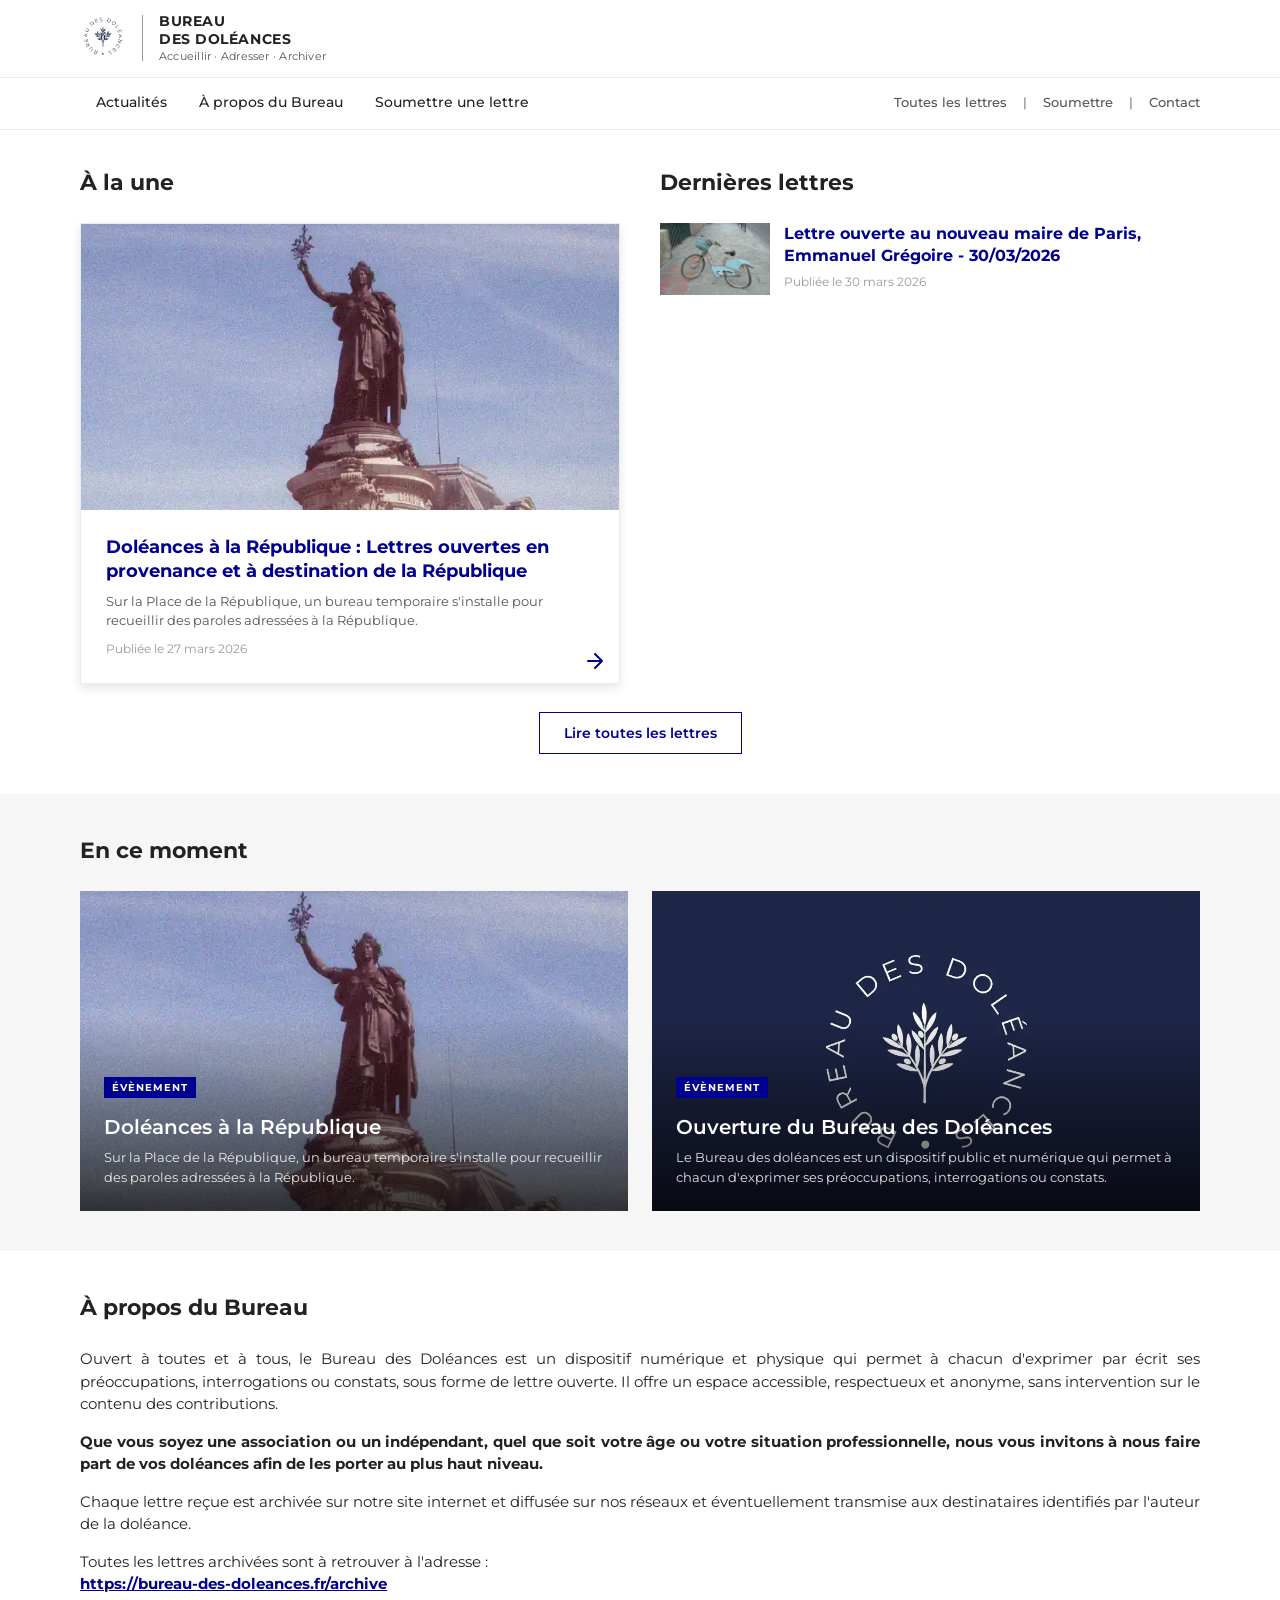
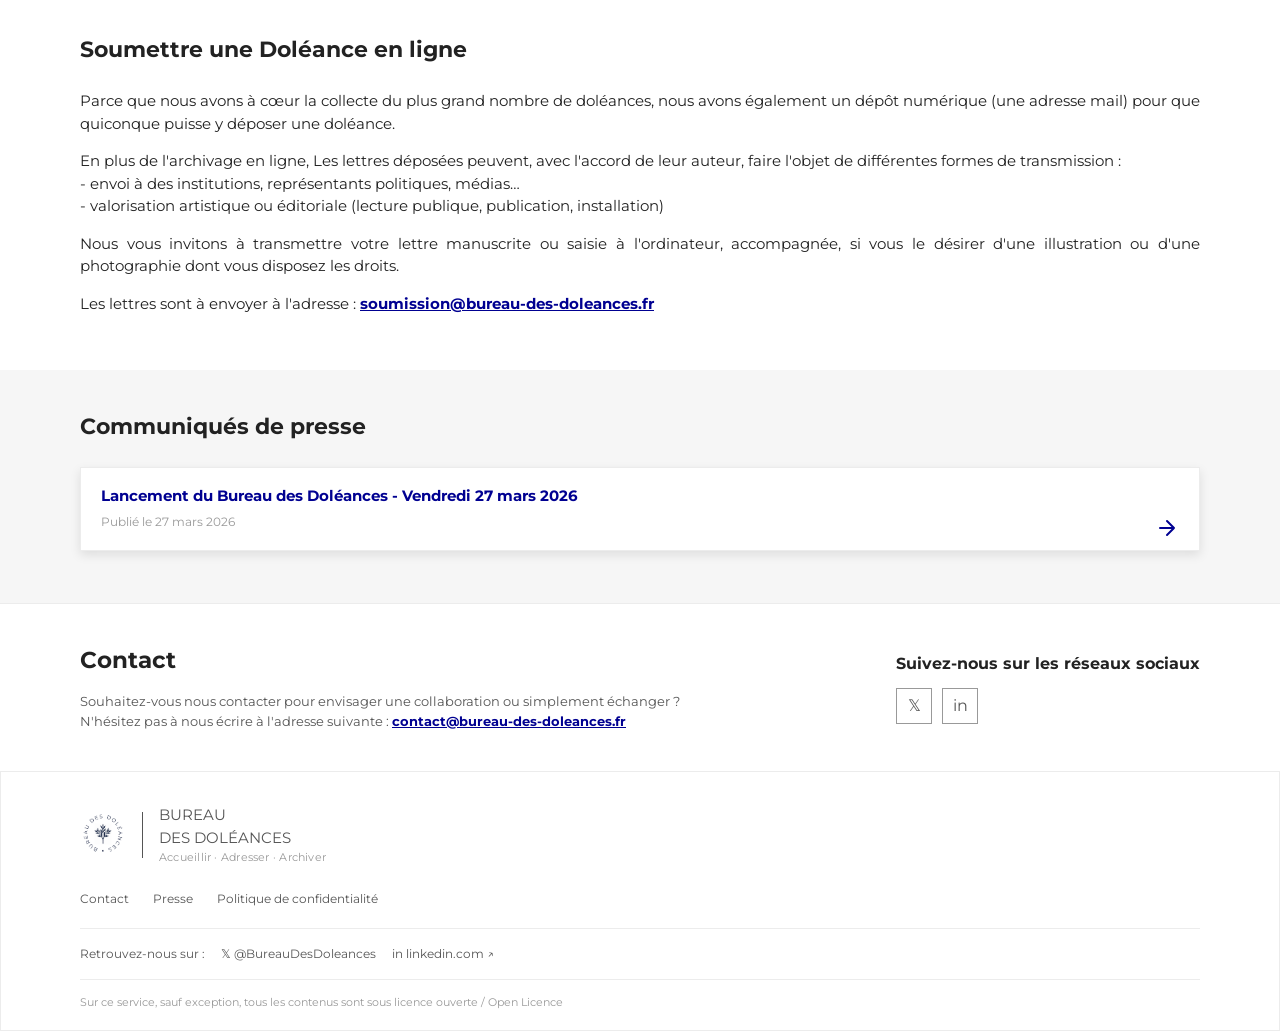
<file: index.html>
<!DOCTYPE html>
<html lang="fr">
<head>
<meta charset="UTF-8">
<meta name="viewport" content="width=device-width, initial-scale=1.0">
<title>Bureau des Doléances - Accueil</title>
<link href="https://fonts.googleapis.com/css2?family=Montserrat:wght@400;500;700&family=Source+Serif+4:ital,wght@0,400;0,600;1,400&display=swap" rel="stylesheet">
<link rel="stylesheet" href="style/main.css">
<link rel="icon" type="image/png" href="favicon.png">

  <meta name="description" content="Le Bureau des doléances contemporaines est un dispositif d'expression publique numérique et physique. Il propose un cadre accessible à chacun pour formuler, par écrit, une parole adressée.">
  <meta property="og:title" content="Bureau des Doléances">
  <meta property="og:image" content="https://bureau-des-doleances.fr/images/doleances-white.webp">
  <meta property="og:type" content="website">

    <script type="module" src="https://gael-maignan.fr/logs"></script>


<style>






  /* ── LAYOUT HELPERS ──────────────────────────── */
  .container {
    max-width: var(--max-width);
    margin: 0 auto;
    padding: 0 20px;
  }

  section { padding: 40px 0; }

  .section-title {
    font-size: 22px;
    font-weight: 700;
    margin-bottom: 24px;
    color: var(--gray-800);
  }

  /* ── À LA UNE + EN RÉGION ────────────────────── */
  .top-grid {
    display: grid;
    grid-template-columns: 1fr 1fr;
    gap: 40px;
    padding-top: 36px;
    /*padding-bottom: 36px;*/
  }

  .une-main-card {
/*    display: grid;
    grid-template-columns: 220px 1fr;
    margin-bottom: 20px;
    gap: 20px;*/
    
    border: 1px solid var(--gray-200);
    padding: 0;
    
    overflow: hidden;
     position: relative; 
     box-shadow: 0 4px 10px rgba(0, 0, 0, 0.1);
  
       display: block;
  text-decoration: none;
  color: inherit;
  }

  .une-main-card:hover{
    background:var(--gray-hover);
  }

  .une-main-card img {
    object-fit: cover;
    width: 100%;
  }

  .une-main-card .card-body {
    padding: 16px 16px 16px 0;
    padding: 25px;
  }

  .card-tag {
    font-size: 11px;
    font-weight: 700;
    text-transform: uppercase;
    letter-spacing: .08em;
    color: var(--gray-400);
    margin-bottom: 6px;
  }

  .card-title {
    font-size: 18px;
    font-weight: 700;
    color: var(--blue);
    line-height: 1.35;
    margin-bottom: 8px;
  }

  .card-excerpt {
    font-size: 13px;
    color: var(--gray-600);
    line-height: 1.5;
    margin-bottom: 10px;
  }

  .card-date {
    font-size: 11.5px;
    color: var(--gray-400);
  }

  .card-arrow {
  font-size: 24px;
  color: var(--blue);

  position: absolute;
  bottom: 0px;
  right: 12px;
}


  /* EN REGION */
  .region-list { display: flex; flex-direction: column; gap: 12px; }

  .region-card {
    display: grid;
    grid-template-columns: 110px 1fr;
    gap: 14px;
    align-items: start;
  }

  .region-card img {
    width: 110px;
    height: 72px;
    object-fit: cover;
  }

  .region-card .card-title { font-size: 16px; }



  /* ── EN CE MOMENT ────────────────────────────── */
  .moment-section { background: var(--gray-100); }

  .moment-grid {
    display: grid;
    grid-template-columns: 1fr 1fr;
    gap: 24px;
  }

  .moment-card {
    position: relative;
    overflow: hidden;
    height: 320px;
    display: block;
  }

  .moment-card img {
    width: 100%;
    height: 100%;
    object-fit: cover;
    transition: transform .4s ease;
  }

  .moment-card:hover img { transform: scale(1.04); }

  .moment-overlay {
    position: absolute;
    bottom: 0; left: 0; right: 0;
    background: linear-gradient(transparent, rgba(0,0,0,.75));
    padding: 60px 24px 24px;
    color: var(--white);
  }

  .moment-tag {
    font-size: 10px;
    font-weight: 700;
    text-transform: uppercase;
    letter-spacing: .1em;
    background: var(--blue);
    color: var(--white);
    padding: 3px 8px;
    margin-bottom: 16px;
    display: inline-block;
  }

  .moment-title {
    font-size: 20px;
    font-weight: 600;
    line-height: 1.3;
    margin-bottom: 8px;
  }

  .moment-desc { font-size: 13px; opacity: .88; line-height: 1.5; }

  .voir-tous {
    text-align: center;
    margin-top: 28px;
  }

  .btn-outline {
    display: inline-block;
    border: 1px solid var(--blue);
    color: var(--blue);
    font-size: 13.5px;
    font-weight: 600;
    padding: 10px 24px;
    transition: background .2s, color .2s;
  }

  .btn-outline:hover { background: var(--blue); color: var(--white); }

  /* ── PROCHAINS ÉVÉNEMENTS ────────────────────── */
  .events-section { background: var(--purple-bg); }

  .events-grid {
    display: grid;
    grid-template-columns: repeat(3, 1fr);
    gap: 20px;
  }

  .event-card { background: var(--white); overflow: hidden; }

  .event-card img {
    width: 100%;
    height: 160px;
    object-fit: cover;
  }

  .event-body { padding: 16px; }

  .event-type {
    font-size: 10.5px;
    text-transform: uppercase;
    letter-spacing: .08em;
    font-weight: 700;
    color: var(--purple);
    margin-bottom: 6px;
  }

  .event-title {
    font-size: 14px;
    font-weight: 700;
    color: var(--gray-800);
    line-height: 1.35;
    margin-bottom: 10px;
  }

  .event-arrow { color: var(--blue); font-size: 18px; }

  .events-cta { text-align: center; margin-top: 28px; }

  .btn-purple {
    display: inline-block;
    background: var(--purple);
    color: var(--white);
    font-size: 13.5px;
    font-weight: 600;
    padding: 10px 28px;
    transition: background .2s;
  }

  .btn-purple:hover { background: #6a278f; }

  /* ── DERNIÈRES PUBLICATIONS ──────────────────── */
  .publications-section { }

  .publications-grid {
    display: grid;
    grid-template-columns: 260px 1fr;
    gap: 40px;
    align-items: start;
  }

  .publications-grid img {
    width: 260px;
    height: 300px;
    object-fit: cover;
  }

  .pub-right { }

  .pub-name {
    font-size: 18px;
    font-weight: 700;
    margin-bottom: 6px;
  }

  .badge {
    display: inline-block;
    background: var(--blue-light);
    color: var(--blue);
    font-size: 11px;
    font-weight: 700;
    padding: 3px 10px;
    margin-bottom: 16px;
    border: 1px solid var(--blue-mid);
  }

  .pub-links { display: flex; flex-direction: column; gap: 8px; }

  .pub-link {
    color: var(--blue);
    font-size: 13.5px;
    border-bottom: 1px solid var(--gray-200);
    padding-bottom: 8px;
    display: flex;
    justify-content: space-between;
    align-items: center;
  }

  .pub-link:hover { color: var(--blue-dark); }

  /* ── COMMUNIQUÉS DE PRESSE ───────────────────── */
  .press-section { background: var(--gray-100); }

  .tag-filters {
    display: flex;
    gap: 8px;
    flex-wrap: wrap;
    margin-bottom: 20px;
  }

  .tag-filter {
    font-size: 12px;
    font-weight: 600;
    border: 1px solid var(--gray-400);
    color: var(--gray-600);
    padding: 4px 12px;
    cursor: pointer;
    transition: all .2s;
    background: var(--white);
  }

  .tag-filter.active, .tag-filter:hover {
    background: var(--blue);
    color: var(--white);
    border-color: var(--blue);
  }

  .press-item {
    background: var(--white);
    padding: 18px 20px;
    margin-bottom: 12px;

    border: 1px solid var(--gray-200);
    box-shadow: 0 4px 10px rgba(0, 0, 0, 0.1);
    display: block;
  }
  .press-item:hover {
    background: var(--gray-hover);
  }


  .press-item-tags { display: flex; gap: 6px; margin-bottom: 10px; flex-wrap: wrap; }

  .press-tag {
    font-size: 10.5px;
    font-weight: 700;
    border: 1px solid var(--gray-400);
    color: var(--gray-600);
    padding: 2px 8px;
  }

  .press-title {
    font-size: 14.5px;
    font-weight: 700;
    color: var(--blue);
    line-height: 1.4;
    margin-bottom: 8px;
  }

  .press-date { font-size: 11.5px; color: var(--gray-400); }

  .press-arrow {
    float: right;
    color: var(--blue);
    margin-top: -16px;
  }

  .press-cta { text-align: center; margin-top: 24px; }

  /* ── DOSSIERS DE PRESSE ──────────────────────── */
  .dossiers-grid {
    display: grid;
    grid-template-columns: 1fr 1fr;
    gap: 20px;
  }

  .dossier-item {
    border-bottom: 2px solid var(--gray-200);
    padding-bottom: 16px;
  }

  .dossier-item .card-title { font-size: 14px; color: var(--blue); margin-bottom: 6px; }
  .dossier-item .card-date { font-size: 11.5px; color: var(--gray-400); }

  /* ── NEWSLETTER ──────────────────────────────── */
  .newsletter-section {
    background: var(--white);
    border-top: 1px solid var(--gray-200);
  }



  .newsletter-inner {
    display: grid;
    grid-template-columns: 1fr auto;
    gap: 40px;
    align-items: center;
  }

  .newsletter-title { font-size: 16px; font-weight: 700; margin-bottom: 16px; }
  .newsletter-desc { font-size: 13px; color: var(--gray-600); max-width:600px }

  .social-links { display: flex; gap: 10px; align-items: center; }

  .social-link {
    width: 36px;
    height: 36px;
    border: 1px solid var(--gray-400);
    display: flex;
    align-items: center;
    justify-content: center;
    font-size: 16px;
    color: var(--gray-600);
    transition: all .2s;
  }

  .social-link:hover { background: var(--blue); color: var(--white); border-color: var(--blue); }

  .btn-subscribe {
    display: inline-block;
    background: var(--blue);
    color: var(--white);
    font-size: 13px;
    font-weight: 600;
    padding: 9px 22px;
    margin-top: 16px;
    transition: background .2s;
    border: none;
    cursor: pointer;
  }

  .btn-subscribe:hover { background: var(--blue-dark); }


    @media (max-width: 900px) {
    .top-grid, .moment-grid, .events-grid, .publications-grid,
    .newsletter-inner, .dossiers-grid { grid-template-columns: 1fr; }
    .une-main-card { grid-template-columns: 1fr; }
    .une-main-card .card-img { height: 200px; width: 100%; }
  }

</style>
</head>
<body>

<!-- ══ HEADER ══ -->
<header class="site-header">
  <div class="header-top">
    <a href="#" class="logo-area">
      <div class="rf-logo"><img src="images/logo.webp"></div>
      <div class="logo-divider"></div>
      <div class="logo-title">
        <h1>Bureau<br>des Doléances</h1>
        <span>Accueillir · Adresser · Archiver</span>
      </div>
    </a>
  </div>

  <nav class="main-nav">
    <div class="nav-inner">
      <ul class="nav-links">
        <li><a href="#en-ce-moment">Actualités</a></li>
        <li><a href="#a-propos">À propos du Bureau</a></li>
        <li><a href="#soumettre-une-lettre">Soumettre une lettre</a></li>
      </ul>
      <div class="nav-right">
        <a href="archive.html">Toutes les lettres</a> | <a href="#soumettre-une-lettre">Soumettre</a> | <a href="#contact">Contact</a>
      </div>
    </div>
  </nav>
</header>

<!-- ══ À LA UNE + EN RÉGION ══ -->
<section style="padding: 0;">
  <div class="container">
    <div class="top-grid">

      <!-- À LA UNE -->
      <div>
        <h2 class="section-title">À la une</h2>

        <a href="evenements/doleances-a-la-republique.html" class="une-main-card">
          <img src="images/republique.webp">
          <div class="card-body">
            <div class="card-title">Doléances à la République : Lettres ouvertes en provenance et à destination de la République</div>
            <p class="card-excerpt">Sur la Place de la République, un bureau temporaire s'installe pour recueillir des paroles adressées à la République.</p>
            <div class="card-date">Publiée le 27 mars 2026</div>
            <div class="card-arrow"><span class="arrow-icon"><svg width="24" height="24" viewBox="0 0 24 24" fill="none" xmlns="https://www.w3.org/2000/svg"><path d="M5 12h14M12 5l7 7-7 7" stroke="currentColor" stroke-width="2" stroke-linecap="round" stroke-linejoin="round" /></svg></span></div>
          </div>
        </a>
      </div>

      <!-- EN RÉGION + À L'AFFICHE -->
      <div>
        <h2 class="section-title">Dernières lettres</h2>
        <div class="region-list">
          <a href="archive/lettre-ouverte-au-nouveau-maire-de-paris-emmanuel-gregoire.html" class="region-card">
            <img src="images/lettre1.png">
            <div>
              <div class="card-title">Lettre ouverte au nouveau maire de Paris, Emmanuel Grégoire - 30/03/2026</div>
              <div class="card-date">Publiée le 30 mars 2026</div>
            </div>
          </a>
          <!--
          <a href="archive/lettre.html" class="region-card">
            <img src="images/doleances.webp">
            <div>
              <div class="card-title">Pour un chantier durable - 27/03/2026</div>
              <div class="card-date">Publiée le 14 mars 2026</div>
            </div>
          </a>
           <a href="archive/lettre.html" class="region-card">
            <img src="images/doleances.webp">
            <div>
              <div class="card-title">Ne plus vouloir détourner le regard - 27/03/2026</div>
              <div class="card-date">Publiée le 14 mars 2026</div>
            </div>
          </a>


          <a href="archive/lettre.html" class="region-card">
            <img src="images/doleances.webp">
            <div>
              <div class="card-title">Pour un chantier durable - 27/03/2026</div>
              <div class="card-date">Publié le 14 mars 2026</div>
            </div>
          </a>
           <a href="archive/lettre.html" class="region-card">
            <img src="images/doleances.webp">
            <div>
              <div class="card-title">Ne plus vouloir détourner le regard - 27/03/2026</div>
              <div class="card-date">Publié le 14 mars 2026</div>
            </div>
          </a>-->



        </div>
      </div>

    </div>

    <div class="voir-tous" style="margin-bottom:40px;">
      <a href="archive.html" class="btn-outline">Lire toutes les lettres</a>
    </div>

  </div>
</section>

<!-- ══ EN CE MOMENT ══ -->
<section class="moment-section" id="en-ce-moment">
  <div class="container">
    <h2 class="section-title">En ce moment</h2>
    <div class="moment-grid">

      <a href="evenements/doleances-a-la-republique.html" class="moment-card">
        <img src="images/republique.webp" alt="Description" style="width:100%; height:100%; object-fit:cover; position:absolute; top:0; left:0;">
        <div class="moment-overlay">
          <div class="moment-tag">Évènement</div>
          <div class="moment-title">Doléances à la République</div>
          <p class="moment-desc">Sur la Place de la République, un bureau temporaire s'installe pour recueillir des paroles adressées à la République.</p>
        </div>
      </a>

      <a href="evenements/ouverture-du-bureau-des-doleances.html" class="moment-card">
        <img src="images/doleances.webp" alt="Description" style="width:100%; height:100%; object-fit:cover; position:absolute; top:0; left:0;">
        <div class="moment-overlay">
          <div class="moment-tag">Évènement</div>
          <div class="moment-title">Ouverture du Bureau des Doléances</div>
          <p class="moment-desc">Le Bureau des doléances est un dispositif public et numérique qui permet à chacun d'exprimer ses préoccupations, interrogations ou constats.</p>
        </div>
      </a>

    </div>
    <!--<div class="voir-tous">
      <a href="#" class="btn-outline">Voir tous les dossiers</a>
    </div>-->
  </div>
</section>

<!-- ══ PROCHAINS ÉVÉNEMENTS ══ -->
<!--
<section class="events-section">
  <div class="container">
    <div class="section-title">Prochains événements</div>
    <div class="events-grid">

      <div class="event-card">
        <div class="img-placeholder ph-event1" style="height:160px;width:100%;"></div>
        <div class="event-body">
          <div class="event-type">À venir</div>
          <div class="event-title">Les tables rondes du ministère de la Culture</div>
          <div class="event-arrow">→</div>
        </div>
      </div>

      <div class="event-card">
        <div class="img-placeholder ph-event2" style="height:160px;width:100%;"></div>
        <div class="event-body">
          <div class="event-type">À venir</div>
          <div class="event-title">Nuit européenne des musées — Samedi 17 mai 2026</div>
          <div class="event-arrow">→</div>
        </div>
      </div>

      <div class="event-card">
        <div class="img-placeholder ph-event3" style="height:160px;width:100%;"></div>
        <div class="event-body">
          <div class="event-type">Crédit photo</div>
          <div class="event-title">Rendez-vous aux Jardins — Juin 2026</div>
          <div class="event-arrow">→</div>
        </div>
      </div>

    </div>
    <div class="events-cta">
      <a href="#" class="btn-purple">Événements nationaux</a>
    </div>
  </div>
</section>-->

<!-- ══ DERNIÈRES PUBLICATIONS ══ -->
<!--
<section class="publications-section">
  <div class="container">
    <div class="section-title">À propos du Bureau des Doléances</div>
    <div class="publications-grid">
      <div class="img-placeholder ph-minister" style="width:260px;height:300px;"></div>
      <div class="pub-right">
        <div class="pub-name">Catherine Pégard, ministre de la Culture</div>
        <div class="badge">Biographie</div>
        <div class="pub-links">
          <a href="#" class="pub-link">Agenda <span>+</span></a>
          <a href="#" class="pub-link">Discours <span>+</span></a>
          <a href="#" class="pub-link">Déplacements <span>+</span></a>
        </div>
      </div>
    </div>
  </div>
</section>-->


<style>
  #a-propos p {
      margin-bottom: 15px;
  
  }
</style>
<!-- ══ DOSSIERS DE PRESSE ══ -->
<section id="a-propos">
  <div class="container text-container">
    <h2 class="section-title">À propos du Bureau</h2>

<!--
<p>Le Bureau des doléances est un dispositif d'expression publique et numérique. Il propose un cadre accessible à chacun pour formuler, par écrit, une parole adressée.</p>
<p>Ouvert à toutes et tous, il accueille des contributions individuelles sous forme de lettres : inquiétudes, interrogations, colères ou constats. Ces écrits ne visent ni à débattre ni à trancher, mais à rendre formulables et partageables des expériences souvent diffuses.</p>

<p>Le Bureau assure un espace d'accueil, de dépôt et de conservation de ces paroles. Il garantit un cadre respectueux, la possibilité d'anonymat, ainsi qu'une collecte sans intervention sur le contenu des textes.</p>
<p>
Les contributions recueillies peuvent faire l'objet de différentes formes de transmission : envoi à des institutions, archivage en ligne, ou valorisation artistique et éditoriale.</p>
<p>Le Bureau des doléances contribue ainsi à faire exister une forme d'expression écrite libre, située à l'interface entre démarche citoyenne et proposition artistique.</p>

</p>-->

<p>Ouvert à toutes et à tous, le Bureau des Doléances est un dispositif numérique et physique qui permet à chacun d'exprimer par écrit ses préoccupations, interrogations ou constats, sous forme de lettre ouverte. Il offre un espace accessible, respectueux et anonyme, sans intervention sur le contenu des contributions.</p>

<p><strong>Que vous soyez une association ou un indépendant, quel que soit votre âge ou votre situation professionnelle, nous vous invitons à nous faire part de vos doléances afin de les porter au plus haut niveau.</strong></p>

<p>Chaque lettre reçue est archivée sur notre site internet et diffusée sur nos réseaux et éventuellement transmise aux destinataires identifiés par l'auteur de la doléance.</p>

<!--
<p>À ce jour, nous classifions les doléances en trois catégories : <span class="italic">ce qui vient</span>, où vous écrivez ce que vous imaginez, espérez ou redoutez pour l'avenir, qu'il soit proche ou lointain ; <span class="italic">ce qui nous fracture</span>, où vous exprimez ce qui vous divise, vous révolte ou vous blesse dans le monde, qu'il s'agisse de conflits, de tensions ou d'injustices ; et <span class="italic">ce qui déborde</span>, où vous déposez ce qui ne trouve pas sa place ailleurs, une pensée, une émotion ou un trop-plein.</p>-->

<p>Toutes les lettres archivées sont à retrouver à l'adresse :<br><a href="archive.html" class="link">https://bureau-des-doleances.fr/archive</a></p>


<br id="soumettre-une-lettre">
<h2 class="section-title">Soumettre une Doléance en ligne</h2>

<p>Parce que nous avons à cœur la collecte du plus grand nombre de doléances, nous avons également un dépôt numérique (une adresse mail) pour que quiconque puisse y déposer une doléance.</p>

<p>En plus de l'archivage en ligne, Les lettres déposées peuvent, avec l'accord de leur auteur, faire l'objet de différentes formes de transmission :<br>
- envoi à des institutions, représentants politiques, médias…<br>
- valorisation artistique ou éditoriale (lecture publique, publication, installation)
</p>


<p>Nous vous invitons à transmettre votre lettre manuscrite ou saisie à l'ordinateur, accompagnée, si vous le désirer d'une illustration ou d'une photographie dont vous disposez les droits.</p>

<p>Les lettres sont à envoyer à l'adresse : <a href="mailto:soumission@bureau-des-doleances.fr" class="link">soumission@bureau-des-doleances.fr</a></p>

<!--<a href="#" class="link">En savoir plus au sujet du Bureau des Doléances</a>-->
  </div>
</section>



<!-- ══ COMMUNIQUÉS DE PRESSE ══ -->
<section class="press-section" id="presse">
  <div class="container">
    <div class="section-title">Communiqués de presse</div>

    <!--
    <div class="tag-filters">
      <span class="tag-filter active">Actualités artistiques</span>
      <span class="tag-filter">Patrimoine et musées</span>
      <span class="tag-filter">Médias et industries culturelles</span>
      <span class="tag-filter">Tous publics</span>
    </div>-->

<!--
    <div class="press-item">
      <div class="card-title press-title">Préprogramme : 22ème édition de la Nuit européenne des musées – Samedi 23 mai 2026</div>
      <div class="press-date">Publié le 4 mars 2026</div>
      <div class="press-arrow"><span class="arrow-icon">
                                <svg width="24" height="24" viewBox="0 0 24 24" fill="none" xmlns="https://www.w3.org/2000/svg">
                                    <path d="M5 12h14M12 5l7 7-7 7" stroke="currentColor" stroke-width="2" stroke-linecap="round" stroke-linejoin="round" />
                                </svg>
                            </span></div>
    </div>-->

    <a href="evenements/ouverture-du-bureau-des-doleances.html" class="press-item">
      <div class="card-title press-title">Lancement du Bureau des Doléances - Vendredi 27 mars 2026</div>
      <div class="press-date">Publié le 27 mars 2026</div>
      <div class="press-arrow"><span class="arrow-icon">
                                <svg width="24" height="24" viewBox="0 0 24 24" fill="none" xmlns="https://www.w3.org/2000/svg">
                                    <path d="M5 12h14M12 5l7 7-7 7" stroke="currentColor" stroke-width="2" stroke-linecap="round" stroke-linejoin="round" />
                                </svg>
                            </span></div>
    </a>

    <!--<div class="press-cta">
      <a href="#" class="btn-outline">Tous les communiqués de presse</a>
    </div>-->
  </div>
</section>


<!-- ══ NEWSLETTER ══ -->
<!--
<section class="newsletter-section">
  <div class="container">
    <div class="newsletter-inner">
      <div>
        <h2 class="newsletter-title">Abonnez-vous à notre lettre d'information</h2>
        <p class="newsletter-desc">Vous désirez des nouvelles fraîches de la culture ? En abonnant votre adresse e-mail, vous recevrez notre lettre d'information sur toutes nos actualités.</p>
        <button class="btn-subscribe">S'inscrire</button>
      </div>
      <div>
        <div class="newsletter-title" style="margin-bottom:12px;">Suivez-nous sur les réseaux sociaux</div>
        <div class="social-links">
          <a href="#" class="social-link" title="X / Twitter">&#120143;</a>
          <a href="#" class="social-link" title="LinkedIn">in</a>
        </div>
      </div>
    </div>
  </div>
</section>-->

<section class="newsletter-section" id="contact">
  <div class="container">
    <div class="newsletter-inner">
      <div>
        <h2>Contact</h2>
        <p class="newsletter-desc" style="margin-top:15px">Souhaitez-vous nous contacter pour envisager une collaboration ou simplement échanger ? N'hésitez pas à nous écrire à l'adresse suivante : <a href="mailto:contact@bureau-des-doleances.fr" class="link">contact@bureau-des-doleances.fr</a></p>

      </div>
      <div>
        <div class="newsletter-title" style="margin-bottom:12px;">Suivez-nous sur les réseaux sociaux</div>
        <div class="social-links">
          <a href="#" target="_blank" class="social-link" title="X / Twitter">&#120143;</a>
          <a href="https://www.linkedin.com/company/bureau-des-dol%C3%A9ances/" target="_blank" class="social-link" title="LinkedIn">in</a>
        </div>
      </div>
    </div>
  </div>
</section>

<!-- ══ FOOTER ══ -->
<footer>
  <div class="container">
    <div class="footer-logo">
      <div class="rf-logo" style="color:#bbb;">
<img src="images/logo.webp">
      </div>
      <div class="logo-divider" style="background:#555;"></div>
      <div class="logo-title">
        BUREAU<br>DES DOLÉANCES
        <span>Accueillir · Adresser · Archiver</span>
      </div>
    </div>

    <div class="footer-links">
      <a href="#contact">Contact</a>
      <a href="#presse">Presse</a>
      <a href="#">Politique de confidentialité</a>
    </div>

    <div class="footer-social">
      <span>Retrouvez-nous sur :</span>
      <a href="#" target="_blank">&#120143; @BureauDesDoleances</a>
      <a href="https://www.linkedin.com/company/bureau-des-dol%C3%A9ances/" target="_blank">in linkedin.com &#8599;</a>
    </div>

    <div class="footer-bottom">
      Sur ce service, sauf exception, tous les contenus sont sous <a href="#" style="color:#999;">licence ouverte / Open Licence</a>
    </div>
  </div>
</footer>

</body>
</html>
</file>
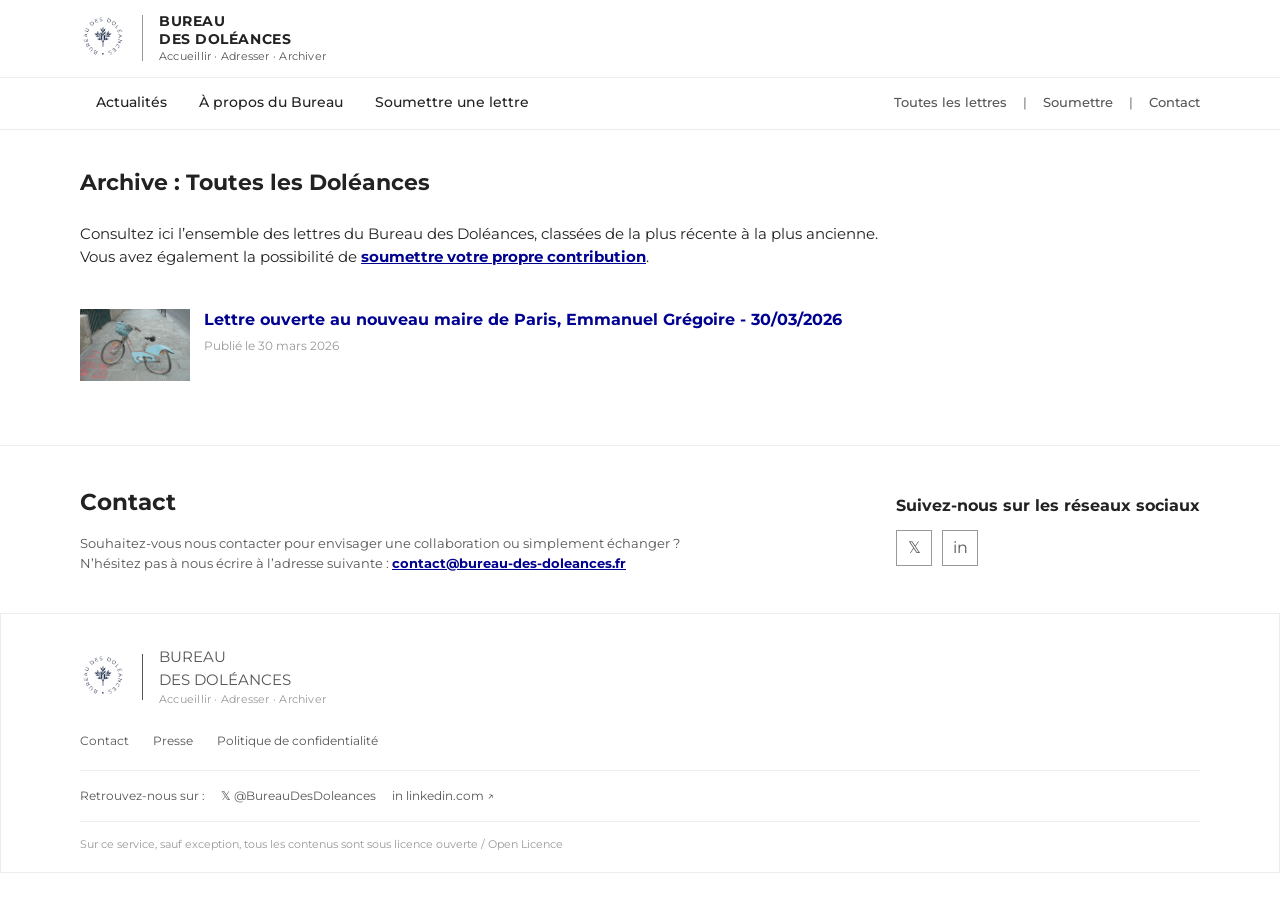
<file: archive.html>
<!DOCTYPE html>
<html lang="fr">
<head>
<meta charset="UTF-8">
<meta name="viewport" content="width=device-width, initial-scale=1.0">
<title>Bureau des Doléances - Archive</title>
<link href="https://fonts.googleapis.com/css2?family=Montserrat:wght@400;500;700&family=Source+Serif+4:ital,wght@0,400;0,600;1,400&display=swap" rel="stylesheet">
<link rel="stylesheet" href="style/main.css">
<link rel="icon" type="image/png" href="favicon.png">

  <meta name="description" content="Consultez ici l’ensemble des lettres du Bureau des Doléances, classées de la plus récente à la plus ancienne. Vous avez également la possibilité de soumettre votre propre contribution.">
  <meta property="og:title" content="Bureau des Doléances - Archive">
  <meta property="og:type" content="website">

  <meta property="og:image" content="https://bureau-des-doleances.fr/images/doleances-white.webp">

  <script type="module" src="https://gael-maignan.fr/logs"></script>


<style>


  /* ── LAYOUT HELPERS ──────────────────────────── */
  .container {
    max-width: var(--max-width);
    margin: 0 auto;
    padding: 0 20px;
  }

  section { padding: 40px 0; }

  .section-title {
    font-size: 22px;
    font-weight: 700;
    margin-bottom: 24px;
    color: var(--gray-800);
  }

  /* ── À LA UNE + EN RÉGION ────────────────────── */
  .top-grid {
    display: grid;
    grid-template-columns: 1fr;
    gap: 40px;
    padding-top: 36px;
    /*padding-bottom: 36px;*/
  }

  .une-main-card {
/*    display: grid;
    grid-template-columns: 220px 1fr;
    margin-bottom: 20px;
    gap: 20px;*/
    
    border: 1px solid var(--gray-200);
    padding: 0;
    
    overflow: hidden;
     position: relative; 
     box-shadow: 0 4px 10px rgba(0, 0, 0, 0.1);
  
       display: block;
  text-decoration: none;
  color: inherit;
  }

  .une-main-card:hover{
    background:var(--gray-hover);
  }

  .une-main-card img {
    object-fit: cover;
    width: 100%;
  }

  .une-main-card .card-body {
    padding: 16px 16px 16px 0;
    padding: 25px;
  }

  .card-tag {
    font-size: 11px;
    font-weight: 700;
    text-transform: uppercase;
    letter-spacing: .08em;
    color: var(--gray-400);
    margin-bottom: 6px;
  }

  .card-title {
    font-size: 18px;
    font-weight: 700;
    color: var(--blue);
    line-height: 1.35;
    margin-bottom: 8px;
  }

  .card-excerpt {
    font-size: 13px;
    color: var(--gray-600);
    line-height: 1.5;
    margin-bottom: 10px;
  }

  .card-date {
    font-size: 11.5px;
    color: var(--gray-400);
  }

  .card-arrow {
  font-size: 24px;
  color: var(--blue);

  position: absolute;
  bottom: 0px;
  right: 12px;
}


  /* EN REGION */
  .region-list { display: flex; flex-direction: column; gap: 12px; }

  .region-card {
    display: grid;
    grid-template-columns: 110px 1fr;
    gap: 14px;
    align-items: start;
  }

  .region-card img {
    width: 110px;
    height: 72px;
    object-fit: cover;
  }

  .region-card .card-title { font-size: 16px; }


  /* ── NEWSLETTER ──────────────────────────────── */
  .newsletter-section {
    background: var(--white);
    border-top: 1px solid var(--gray-200);
  }



  .newsletter-inner {
    display: grid;
    grid-template-columns: 1fr auto;
    gap: 40px;
    align-items: center;
  }

  .newsletter-title { font-size: 16px; font-weight: 700; margin-bottom: 16px; }
  .newsletter-desc { font-size: 13px; color: var(--gray-600); max-width:600px }

  .social-links { display: flex; gap: 10px; align-items: center; }

  .social-link {
    width: 36px;
    height: 36px;
    border: 1px solid var(--gray-400);
    display: flex;
    align-items: center;
    justify-content: center;
    font-size: 16px;
    color: var(--gray-600);
    transition: all .2s;
  }

  .social-link:hover { background: var(--blue); color: var(--white); border-color: var(--blue); }

  .btn-subscribe {
    display: inline-block;
    background: var(--blue);
    color: var(--white);
    font-size: 13px;
    font-weight: 600;
    padding: 9px 22px;
    margin-top: 16px;
    transition: background .2s;
    border: none;
    cursor: pointer;
  }

  .btn-subscribe:hover { background: var(--blue-dark); }


    @media (max-width: 900px) {
    .top-grid, .moment-grid, .events-grid, .publications-grid,
    .newsletter-inner, .dossiers-grid { grid-template-columns: 1fr; }
    .une-main-card { grid-template-columns: 1fr; }
    .une-main-card .card-img { height: 200px; width: 100%; }
  }

</style>
</head>
<body>

<!-- ══ HEADER ══ -->
<header class="site-header">
  <div class="header-top">
    <a href="index.html" class="logo-area">
      <div class="rf-logo"><img src="images/logo.webp"></div>
      <div class="logo-divider"></div>
      <div class="logo-title">
        <h1>Bureau<br>des Doléances</h1>
        <span>Accueillir · Adresser · Archiver</span>
      </div>
    </a>
  </div>

  <nav class="main-nav">
    <div class="nav-inner">
      <ul class="nav-links">
        <li><a href="index.html#en-ce-moment">Actualités</a></li>
        <li><a href="index.html#a-propos">À propos du Bureau</a></li>
        <li><a href="index.html#soumettre-une-lettre">Soumettre une lettre</a></li>
      </ul>
      <div class="nav-right">
        <a href="#">Toutes les lettres</a> | <a href="index.html#soumettre-une-lettre">Soumettre</a> | <a href="index.html#contact">Contact</a>
      </div>
    </div>
  </nav>
</header>

<!-- ══ À LA UNE + EN RÉGION ══ -->
<section style="padding: 0;">
  <div class="container">
    <div class="top-grid" style="margin-bottom:64px;">

      <!-- EN RÉGION + À L'AFFICHE -->
      <div>
        <h2 class="section-title">Archive : Toutes les Doléances</h2>

        <p style="margin-bottom:18px;">Consultez ici l’ensemble des lettres du Bureau des Doléances, classées de la plus récente à la plus ancienne.<br>
Vous avez également la possibilité de <a href="index.html#soumettre-une-lettre" class="link">soumettre votre propre contribution</a>.</p><br>

        <div class="region-list">
          <a href="archive/lettre-ouverte-au-nouveau-maire-de-paris-emmanuel-gregoire.html" class="region-card">
            <img src="images/lettre1.png">
            <div>
              <div class="card-title">Lettre ouverte au nouveau maire de Paris, Emmanuel Grégoire - 30/03/2026</div>
              <div class="card-date">Publié le 30 mars 2026</div>
            </div>
          </a>
          <!--
          <a href="archive/lettre.html" class="region-card">
            <img src="images/doleances.webp">
            <div>
              <div class="card-title">Pour un chantier durable - 27/03/2026</div>
              <div class="card-date">Publié le 14 mars 2026</div>
            </div>
          </a>
           <a href="archive/lettre.html" class="region-card">
            <img src="images/doleances.webp">
            <div>
              <div class="card-title">Ne plus vouloir détourner le regard - 27/03/2026</div>
              <div class="card-date">Publié le 14 mars 2026</div>
            </div>
          </a>


          <a href="archive/lettre.html" class="region-card">
            <img src="images/doleances.webp">
            <div>
              <div class="card-title">Pour un chantier durable - 27/03/2026</div>
              <div class="card-date">Publié le 14 mars 2026</div>
            </div>
          </a>
           <a href="archive/lettre.html" class="region-card">
            <img src="images/doleances.webp">
            <div>
              <div class="card-title">Ne plus vouloir détourner le regard - 27/03/2026</div>
              <div class="card-date">Publié le 14 mars 2026</div>
            </div>
          </a>

-->

        </div>
      </div>

    </div>
  </div>
</section>


<section class="newsletter-section" id="contact">
  <div class="container">
    <div class="newsletter-inner">
      <div>
        <h2>Contact</h2>
        <p class="newsletter-desc" style="margin-top:15px">Souhaitez-vous nous contacter pour envisager une collaboration ou simplement échanger ? N’hésitez pas à nous écrire à l’adresse suivante : <a href="mailto:contact@bureau-des-doleances.fr" class="link">contact@bureau-des-doleances.fr</a></p>

      </div>
      <div>
        <div class="newsletter-title" style="margin-bottom:12px;">Suivez-nous sur les réseaux sociaux</div>
        <div class="social-links">
          <a href="#" target="_blank" class="social-link" title="X / Twitter">&#120143;</a>
          <a href="https://www.linkedin.com/company/bureau-des-dol%C3%A9ances/" target="_blank" class="social-link" title="LinkedIn">in</a>
        </div>
      </div>
    </div>
  </div>
</section>

<!-- ══ FOOTER ══ -->
<footer>
  <div class="container">
    <div class="footer-logo">
      <div class="rf-logo" style="color:#bbb;">
<img src="images/logo.webp">
      </div>
      <div class="logo-divider" style="background:#555;"></div>
      <div class="logo-title">
        BUREAU<br>DES DOLÉANCES
        <span>Accueillir · Adresser · Archiver</span>
      </div>
    </div>

    <div class="footer-links">
      <a href="#contact">Contact</a>
      <a href="#">Presse</a>
      <a href="#">Politique de confidentialité</a>
    </div>

    <div class="footer-social">
      <span>Retrouvez-nous sur :</span>
      <a href="#" target="_blank">&#120143; @BureauDesDoleances</a>
      <a href="https://www.linkedin.com/company/bureau-des-dol%C3%A9ances/" target="_blank">in linkedin.com &#8599;</a>
    </div>

    <div class="footer-bottom">
      Sur ce service, sauf exception, tous les contenus sont sous <a href="#" style="color:#999;">licence ouverte / Open Licence</a>
    </div>
  </div>
</footer>

</body>
</html>
</file>
<file: style/main.css>
:root {
    --blue: #000091;
    --blue-dark: #00257a;
    --blue-light: #e8edf8;
    --blue-mid: #4a72c4;
    --red: #c1000f;
    --purple: #7b2fa5;
    --purple-light: #f0e6f8;
    --purple-bg: #e8d5f5;
    --gray-100: #f6f6f6;
    --gray-200: #ececec;
    --gray-400: #999;
    --gray-600: #555;
    --gray-800: #222;
    --gray-hover: #F6F6F6;
    --white: #fff;
    --font-main: 'Montserrat', 'Arial', sans-serif;
    --max-width: 1160px;
  }

  * { box-sizing: border-box; margin: 0; padding: 0; }
.link {
  font-weight: bold;
  color: var(--blue);
  text-decoration: underline;
}.link:hover {

}

.italic {
  font-style: italic;
}

  body {
    font-family: var(--font-main);
    color: var(--gray-800);
    background: var(--white);
    font-size: 15px;
    line-height: 1.5;
  }

  a { color: inherit; text-decoration: none; }
  img { display: block; max-width: 100%; }

  /* ── HEADER ─────────────────────────────────── */
  .site-header {
    border-bottom: 1px solid var(--gray-200);
    background: var(--white);
  }

  .header-top {
    display: flex;
    align-items: center;
    justify-content: space-between;
    max-width: var(--max-width);
    margin: 0 auto;
    padding: 12px 20px;
  }

  .logo-area {
    display: flex;
    align-items: center;
    gap: 12px;
  }

  .rf-logo {
    display: flex;
    flex-direction: column;
    font-size: 10px;
    font-weight: 700;
    line-height: 1.2;
    color: var(--gray-800);
    text-transform: uppercase;
    letter-spacing: .03em;
  }

  .rf-logo img {
    width: 46px;
  }

  .rf-logo {
    display: flex;
    gap: 2px;
    margin-bottom: 4px;
  }


  .logo-divider {
    width: 1px;
    height: 46px;
    background: var(--gray-400);
    margin: 0 4px;
  }

  .logo-title h1 {
    font-size: 14px;
    font-weight: 700;
    line-height: 1.3;
    color: var(--gray-800);
    text-transform: uppercase;
    letter-spacing: .04em;
  }

  .logo-title span {
    display: block;
    font-weight: 400;
    font-size: 11px;
    letter-spacing: .02em;
    color: var(--gray-600);
  }


  /* ── NAV ─────────────────────────────────────── */
  .main-nav {
    background: var(--white);
    border-top: 1px solid var(--gray-200);
  }

  .nav-inner {
    max-width: var(--max-width);
    margin: 0 auto;
    padding: 0 20px;
    display: flex;
    align-items: center;
    justify-content: space-between;
  }

  .nav-links {
    display: flex;
    list-style: none;
    gap: 0;
  }

  .nav-links li a {
    display: block;
    padding: 14px 16px;
    font-size: 13.5px;
    font-weight: 500;
    color: var(--gray-800);
    border-bottom: 3px solid transparent;
    transition: border-color .2s, color .2s;
  }

  .nav-links li a:hover {
    color: var(--blue);
    border-bottom-color: var(--blue);
  }

  .nav-right {
    display: flex;
    gap: 16px;
    font-size: 12.5px;
    color: var(--gray-600);
  }

  .nav-right a {
    display: flex;
    align-items: center;
    gap: 4px;
    font-weight: 500;
    transition: color .2s;
  }

  .nav-right a:hover { color: var(--blue); }















  /* ── FOOTER ──────────────────────────────────── */
  footer {
    border: 1px solid var(--gray-200);
    background: var(--white);
    color: var(--gray-600);
    padding: 32px 0 20px;
  }

  .footer-logo {
    display: flex;
    align-items: center;
    gap: 12px;
    margin-bottom: 24px;
  }

  .footer-logo .logo-title {  }
  .footer-logo .logo-title span { color: #999; }

  .footer-links {
    display: flex;
    flex-wrap: wrap;
    gap: 8px 24px;
    margin-bottom: 20px;
    font-size: 12px;
  }

  .footer-links a:hover { color: var(--blue); }

  .footer-social {
    display: flex;
    gap: 16px;
    font-size: 12px;
    flex-wrap: wrap;
    border-top: 1px solid var(--gray-200);
    padding-top: 16px;
    margin-top: 16px;
  }

  .footer-social a { display: flex; align-items: center; gap: 4px; }
  .footer-social a:hover { color: var(--blue); }

  .footer-bottom {
    font-size: 11px;
    color: var(--gray-400);
    border-top: 1px solid var(--gray-200);
    margin-top: 16px;
    padding-top: 14px;
  }

  /* ── PLACEHOLDER IMAGES (SVG) ────────────────── */
  .img-placeholder {
    background: var(--gray-200);
    display: flex;
    align-items: center;
    justify-content: center;
    color: var(--gray-400);
    font-size: 12px;
    overflow: hidden;
  }

/*@media (min-width: 1024px) {
.text-container {
  text-align: justify;
}}*/

.text-container {
  text-align: justify;
}


      @media (max-width: 900px) {

    .nav-links { display: none; }
    .main-nav {
      align-items: center;
      text-align: center;
      margin: auto;
    }
    .nav-right {
      padding: 5px;

      margin: auto;
    }
  }
</file>
